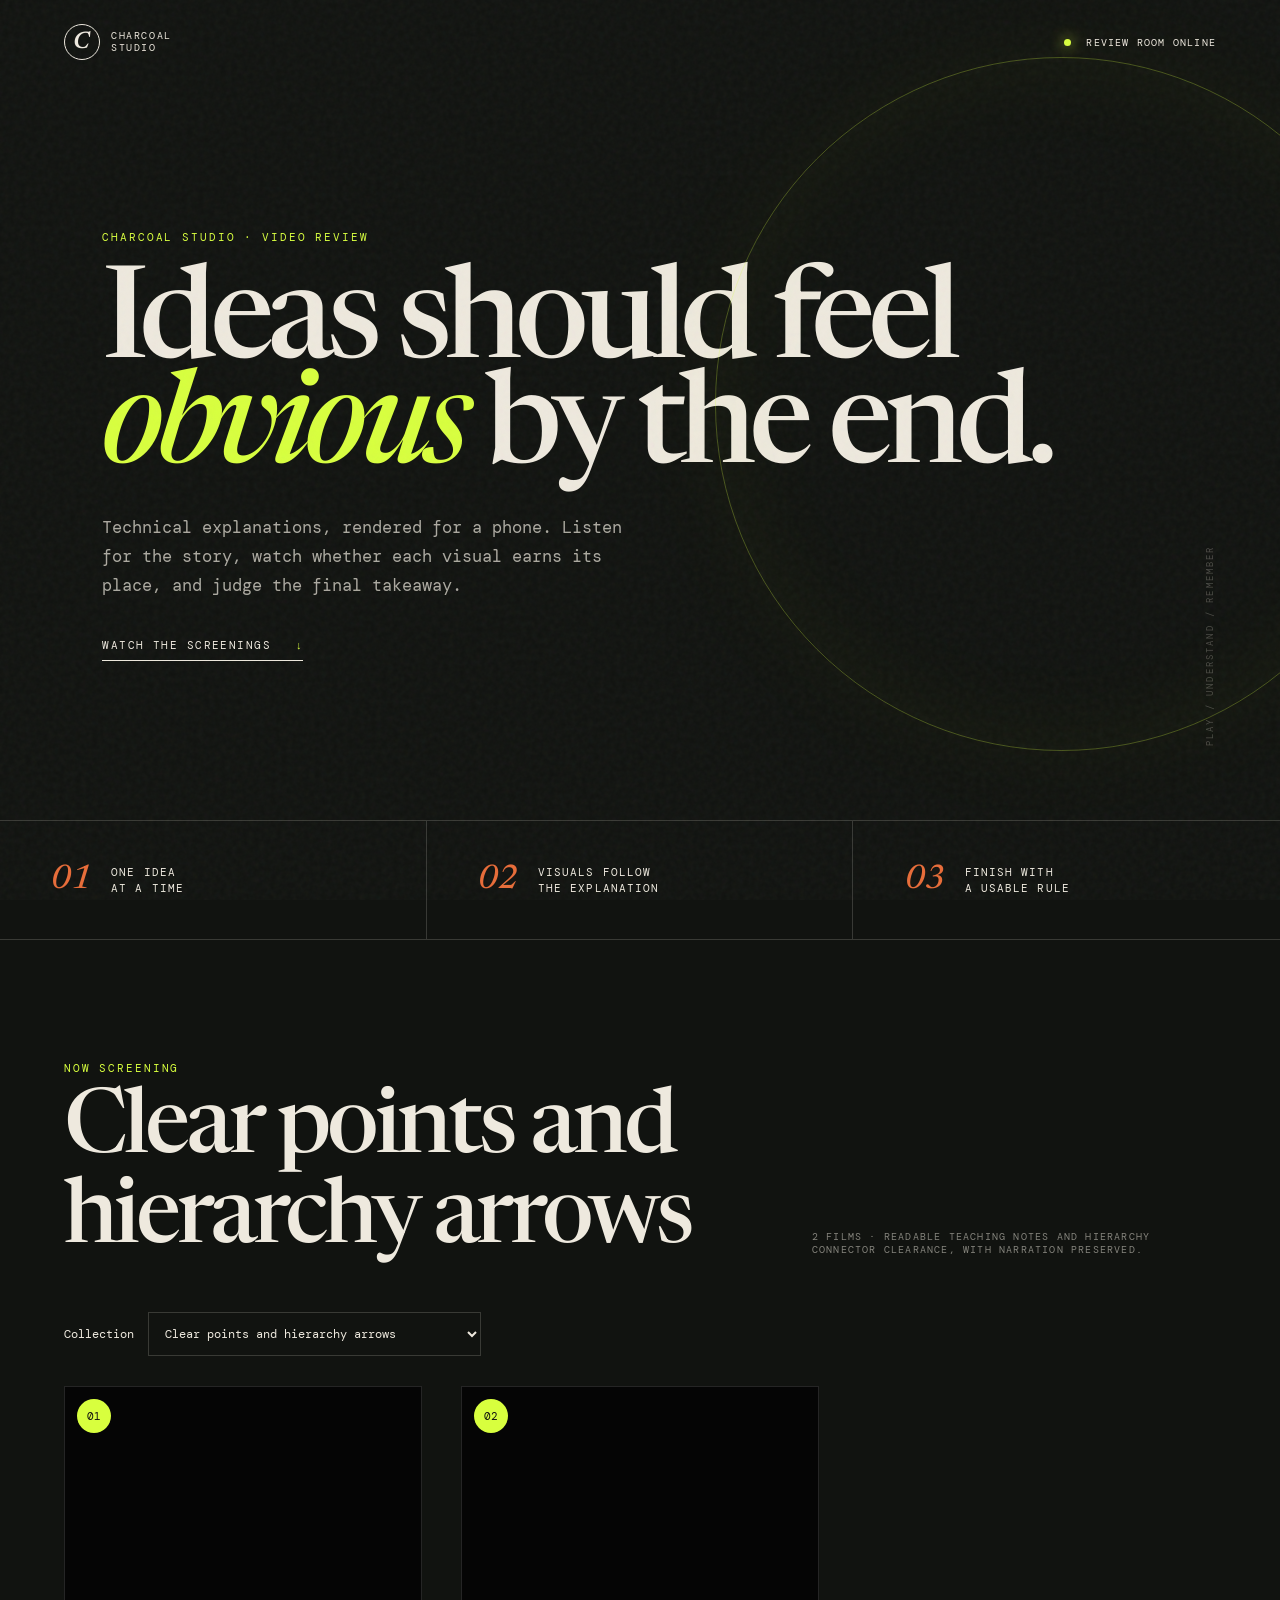
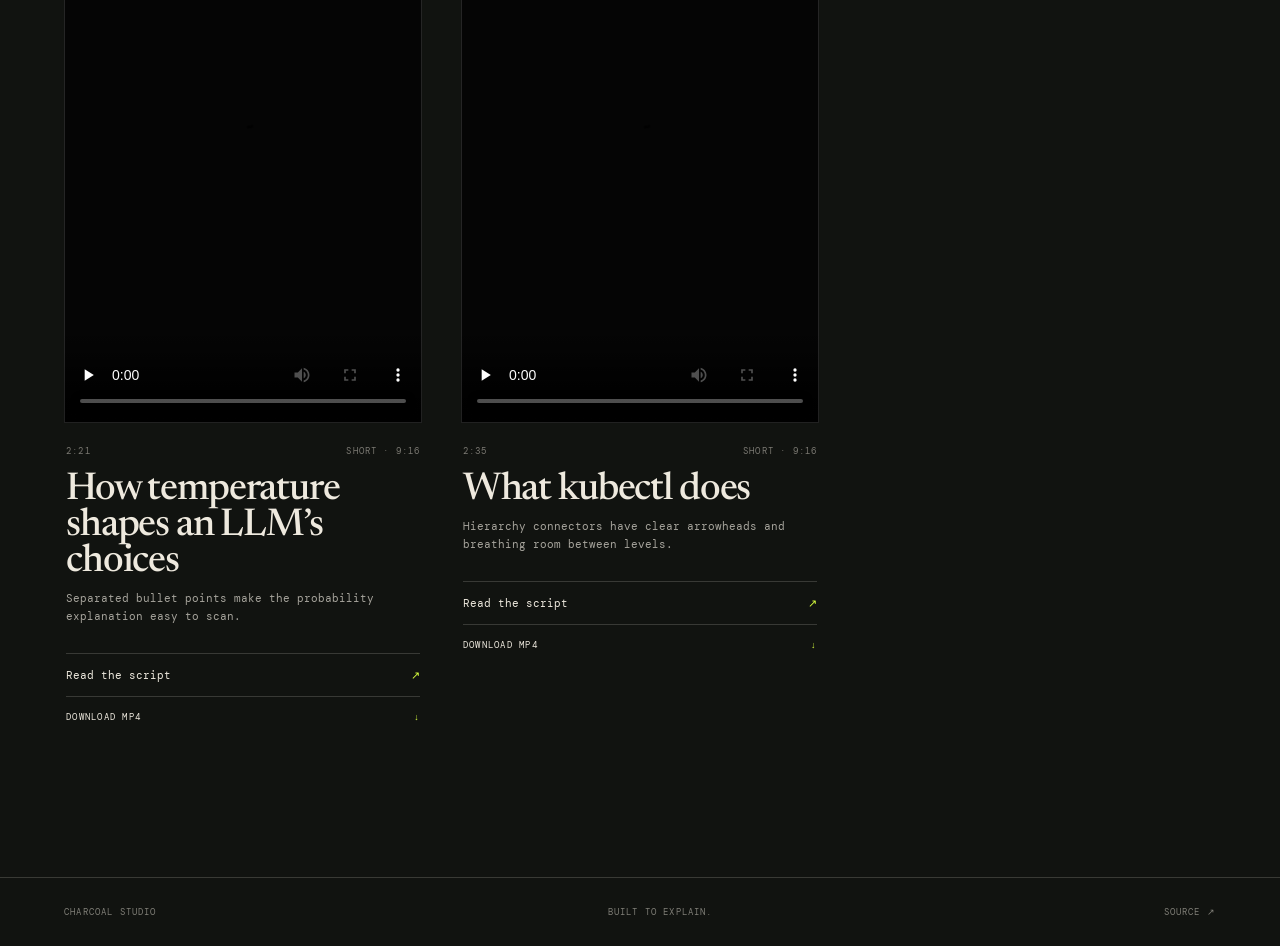
<file: index.html>
<!doctype html>
<html lang="en">
  <head>
    <meta charset="utf-8" />
    <meta name="viewport" content="width=device-width, initial-scale=1, viewport-fit=cover" />
    <meta name="theme-color" content="#111310" />
    <meta name="description" content="Mobile review gallery for Charcoal Studio teaching-first video renders." />
    <title>Charcoal Studio — Screening Room</title>
    <link rel="preconnect" href="https://fonts.googleapis.com" />
    <link rel="preconnect" href="https://fonts.gstatic.com" crossorigin />
    <link href="https://fonts.googleapis.com/css2?family=DM+Mono:wght@400;500&family=Newsreader:opsz,wght@6..72,500;6..72,650&display=swap" rel="stylesheet" />
    <link rel="stylesheet" href="assets/site.css?v=fullscreen-contain" />
  </head>
  <body>
    <div class="grain" aria-hidden="true"></div>
    <header class="masthead">
      <a class="wordmark" href="#top" aria-label="Charcoal Studio home">
        <span class="mark" aria-hidden="true">C</span>
        <span>CHARCOAL<br />STUDIO</span>
      </a>
      <div class="status"><span></span> Review room online</div>
    </header>

    <main id="top">
      <section class="hero">
        <p class="eyebrow">Charcoal Studio · video review</p>
        <h1>Ideas should feel<br /><em>obvious</em> by the end.</h1>
        <p class="lede">Technical explanations, rendered for a phone. Listen for the story, watch whether each visual earns its place, and judge the final takeaway.</p>
        <a class="jump" href="#screenings">Watch the screenings <span>↓</span></a>
      </section>

      <section class="principles" aria-label="Review criteria">
        <div><b>01</b><span>One idea<br />at a time</span></div>
        <div><b>02</b><span>Visuals follow<br />the explanation</span></div>
        <div><b>03</b><span>Finish with<br />a usable rule</span></div>
      </section>

      <section class="screenings" id="screenings">
        <header class="section-head">
          <div>
            <p class="eyebrow">Now screening</p>
            <h2 id="collection-title">Screenings</h2>
          </div>
          <p id="collection-meta"></p>
        </header>
        <label class="collection-picker">Collection <select id="collection-picker" aria-label="Video collection"></select></label>
        <div class="film-grid" id="film-grid" aria-live="polite"></div>
      </section>
    </main>

    <footer>
      <span>Charcoal Studio</span>
      <span>Built to explain.</span>
      <a href="https://github.com/TheRandomDev9/charcoal-studio-showcase">Source ↗</a>
    </footer>

    <template id="film-template">
      <article class="film-card">
        <div class="player-shell">
          <video controls playsinline preload="none"></video>
          <span class="film-number"></span>
        </div>
        <div class="film-copy">
          <div class="film-meta"><span class="duration"></span><span class="format">SHORT · 9:16</span></div>
          <h3></h3>
          <p class="promise"></p>
          <a class="transcript" hidden>Read the script <span>↗</span></a>
          <a class="download" download>Download MP4 <span>↓</span></a>
        </div>
      </article>
    </template>

    <script src="assets/site.js?v=explanation-first" defer></script>
  </body>
</html>
</file>
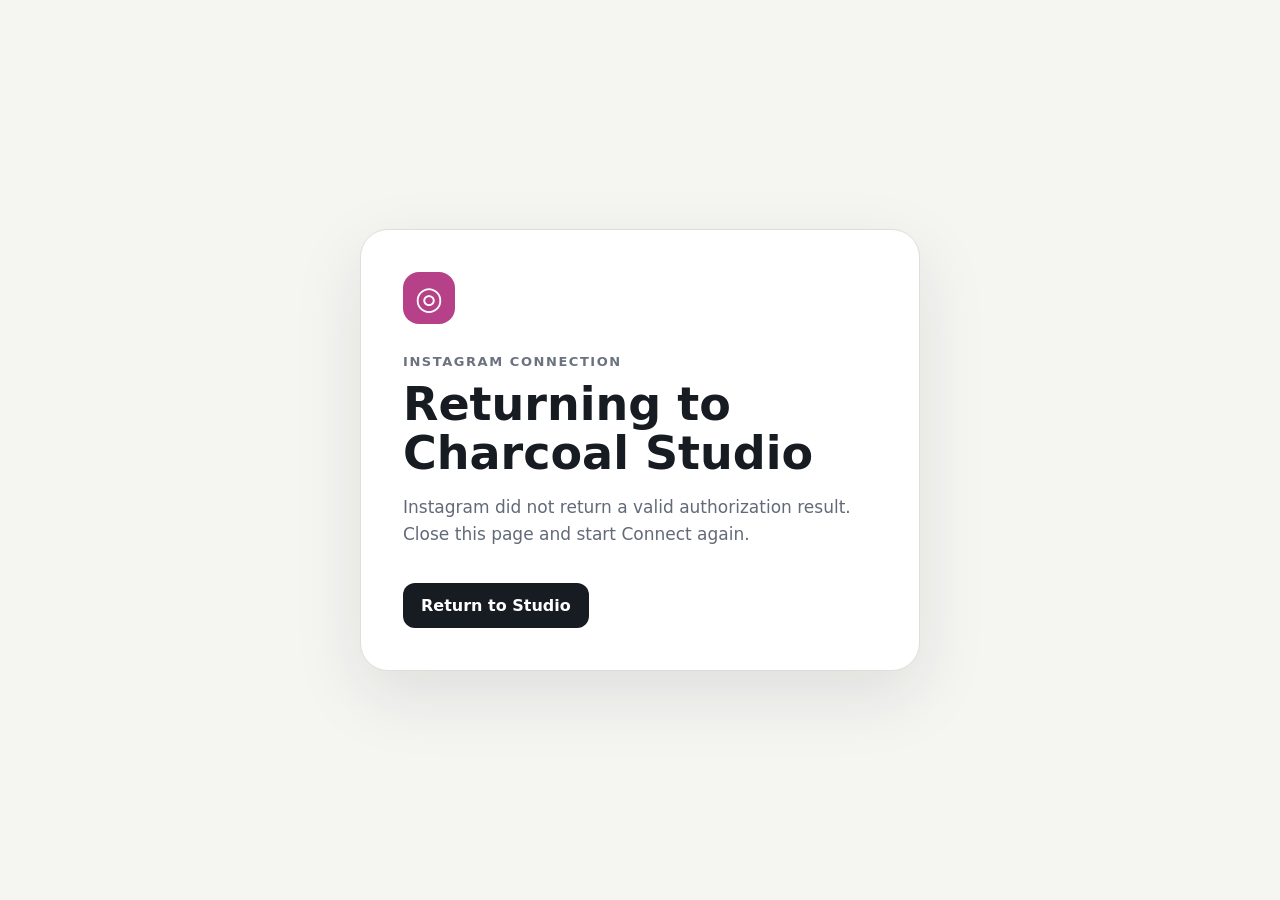
<file: oauth/instagram/index.html>
<!doctype html>
<html lang="en">
<head>
  <meta charset="utf-8">
  <meta name="viewport" content="width=device-width, initial-scale=1">
  <meta name="referrer" content="no-referrer">
  <meta http-equiv="Content-Security-Policy" content="default-src 'none'; script-src 'self'; style-src 'self'; base-uri 'none'; form-action 'none'; frame-ancestors 'none'">
  <title>Returning to Charcoal Studio</title>
  <link rel="stylesheet" href="relay.css">
</head>
<body>
  <main>
    <span aria-hidden="true">◎</span>
    <p class="eyebrow">Instagram connection</p>
    <h1>Returning to Charcoal Studio</h1>
    <p id="status">Checking the one-time authorization response…</p>
    <a id="return" hidden>Return to Studio</a>
  </main>
  <script src="relay.js"></script>
</body>
</html>
</file>
<file: assets/site.css>
:root {
  --ink: #111310;
  --paper: #eee9de;
  --acid: #d8ff3e;
  --rust: #e86c38;
  --line: rgba(238, 233, 222, 0.18);
}

* { box-sizing: border-box; }
html { scroll-behavior: smooth; }
body {
  margin: 0;
  background: var(--ink);
  color: var(--paper);
  font-family: "DM Mono", monospace;
  -webkit-font-smoothing: antialiased;
}

.grain {
  position: fixed;
  inset: 0;
  pointer-events: none;
  z-index: 20;
  opacity: .055;
  background-image: url("data:image/svg+xml,%3Csvg viewBox='0 0 180 180' xmlns='http://www.w3.org/2000/svg'%3E%3Cfilter id='n'%3E%3CfeTurbulence type='fractalNoise' baseFrequency='.9' numOctaves='3' stitchTiles='stitch'/%3E%3C/filter%3E%3Crect width='100%25' height='100%25' filter='url(%23n)' opacity='.8'/%3E%3C/svg%3E");
}

a { color: inherit; }
.masthead {
  position: absolute;
  inset: 0 0 auto;
  display: flex;
  justify-content: space-between;
  align-items: center;
  padding: 24px clamp(22px, 5vw, 72px);
  z-index: 3;
}
.wordmark { display: flex; gap: 11px; align-items: center; color: inherit; text-decoration: none; font-size: 10px; line-height: 1.16; letter-spacing: .16em; }
.mark { display: grid; place-items: center; width: 36px; height: 36px; border: 1px solid currentColor; border-radius: 50%; font: 650 24px/1 "Newsreader", serif; font-style: italic; }
.status { font-size: 10px; text-transform: uppercase; letter-spacing: .12em; }
.status span { display: inline-block; width: 7px; height: 7px; margin-right: 8px; border-radius: 50%; background: var(--acid); box-shadow: 0 0 14px var(--acid); }

.hero {
  position: relative;
  min-height: min(820px, 92vh);
  display: flex;
  flex-direction: column;
  justify-content: center;
  padding: 130px clamp(22px, 8vw, 124px) 70px;
  overflow: hidden;
}
.hero::before {
  content: "";
  position: absolute;
  width: min(54vw, 720px);
  aspect-ratio: 1;
  right: -10vw;
  top: 7%;
  border: 1px solid rgba(216,255,62,.28);
  border-radius: 50%;
  box-shadow: inset 0 0 120px rgba(216,255,62,.04), 0 0 120px rgba(216,255,62,.03);
}
.hero::after {
  content: "PLAY / UNDERSTAND / REMEMBER";
  position: absolute;
  right: 5vw;
  bottom: 9%;
  color: rgba(238,233,222,.26);
  font-size: 9px;
  letter-spacing: .24em;
  transform: rotate(-90deg) translateX(100%);
  transform-origin: right bottom;
}
.eyebrow { color: var(--acid); font-size: 11px; text-transform: uppercase; letter-spacing: .17em; }
h1, h2, h3 { font-family: "Newsreader", serif; font-weight: 500; margin: 0; }
h1 { max-width: 1050px; margin: 20px 0 28px; font-size: clamp(58px, 10vw, 148px); line-height: .82; letter-spacing: -.055em; }
h1 em { color: var(--acid); font-weight: 500; }
.lede { width: min(530px, 85%); margin: 0 0 38px; color: rgba(238,233,222,.7); font-size: clamp(13px, 1.4vw, 17px); line-height: 1.7; }
.jump { width: fit-content; padding-bottom: 8px; border-bottom: 1px solid var(--paper); text-decoration: none; text-transform: uppercase; font-size: 11px; letter-spacing: .13em; }
.jump span { display: inline-block; margin-left: 16px; color: var(--acid); transition: transform .2s ease; }
.jump:hover span { transform: translateY(5px); }

.principles { display: grid; grid-template-columns: repeat(3, 1fr); border-block: 1px solid var(--line); }
.principles div { display: flex; align-items: center; gap: 20px; min-height: 118px; padding: 24px clamp(22px, 4vw, 60px); border-right: 1px solid var(--line); }
.principles div:last-child { border: 0; }
.principles b { color: var(--rust); font: 500 34px/1 "Newsreader", serif; font-style: italic; }
.principles span { font-size: 11px; line-height: 1.5; text-transform: uppercase; letter-spacing: .1em; }

.screenings { padding: 110px clamp(22px, 5vw, 72px) 140px; }
.section-head { display: flex; align-items: end; justify-content: space-between; margin-bottom: 46px; }
.section-head h2 { font-size: clamp(48px, 7vw, 94px); letter-spacing: -.045em; }
.section-head > p { color: rgba(238,233,222,.52); font-size: 10px; text-transform: uppercase; letter-spacing: .12em; }
.film-grid { display: grid; grid-template-columns: repeat(3, minmax(0, 1fr)); gap: clamp(18px, 3vw, 44px); }
.film-card { min-width: 0; opacity: 0; transform: translateY(20px); animation: reveal .65s ease forwards; }
.film-card:nth-child(2) { animation-delay: .12s; }
.film-card:nth-child(3) { animation-delay: .24s; }
@keyframes reveal { to { opacity: 1; transform: translateY(0); } }
.player-shell { position: relative; background: #050505; aspect-ratio: 9 / 16; overflow: hidden; }
.player-shell::after { content: ""; position: absolute; inset: 0; border: 1px solid rgba(255,255,255,.13); pointer-events: none; }
video { display: block; width: 100%; height: 100%; object-fit: contain; background: #050505; }
.film-number { position: absolute; top: 13px; left: 13px; z-index: 2; display: grid; place-items: center; width: 34px; height: 34px; color: var(--ink); background: var(--acid); border-radius: 50%; font-size: 11px; pointer-events: none; }
.film-copy { padding: 22px 2px 0; }
.film-meta { display: flex; justify-content: space-between; color: rgba(238,233,222,.48); font-size: 9px; letter-spacing: .13em; }
.film-copy h3 { margin: 15px 0 10px; font-size: clamp(32px, 3vw, 48px); line-height: .94; letter-spacing: -.03em; }
.promise { min-height: 3.5em; margin: 0 0 24px; color: rgba(238,233,222,.68); font-size: 11px; line-height: 1.6; }
.download { display: flex; justify-content: space-between; padding: 14px 0; border-top: 1px solid var(--line); text-decoration: none; text-transform: uppercase; font-size: 9px; letter-spacing: .14em; }
.download span { color: var(--acid); }

footer { display: flex; justify-content: space-between; padding: 28px clamp(22px, 5vw, 72px) max(28px, env(safe-area-inset-bottom)); border-top: 1px solid var(--line); color: rgba(238,233,222,.5); font-size: 9px; text-transform: uppercase; letter-spacing: .13em; }
footer a { text-decoration: none; }

@media (max-width: 760px) {
  .masthead { padding-top: max(20px, env(safe-area-inset-top)); }
  .status { font-size: 0; }
  .hero { min-height: 86svh; padding-top: 120px; }
  .hero::before { width: 92vw; right: -44vw; top: 16%; }
  .hero::after { display: none; }
  h1 { font-size: clamp(58px, 19vw, 92px); }
  .lede { width: 95%; font-size: 12px; }
  .principles { grid-template-columns: 1fr; }
  .principles div { min-height: 88px; border-right: 0; border-bottom: 1px solid var(--line); }
  .principles div:last-child { border-bottom: 0; }
  .screenings { padding-top: 78px; }
  .section-head { display: block; }
  .section-head > p { margin-top: 18px; }
  .film-grid { grid-template-columns: 1fr; gap: 72px; }
  .player-shell { border-radius: 2px; }
  .film-copy h3 { font-size: 44px; }
  .promise { min-height: 0; }
  footer { flex-wrap: wrap; gap: 14px 30px; }
}

@media (prefers-reduced-motion: reduce) {
  html { scroll-behavior: auto; }
  .film-card { opacity: 1; transform: none; animation: none; }
}

.collection-picker { display:flex; gap:14px; align-items:center; margin:0 0 30px; font-size:12px; }
.collection-picker select { max-width:75%; padding:12px; color:var(--paper); background:var(--ink); border:1px solid var(--line); font:inherit; }

.transcript:not([hidden]) { display:flex; justify-content:space-between; padding:14px 0; border-top:1px solid var(--line); text-decoration:none; font-size:11px; }
.transcript span { color:var(--acid); }
</file>
<file: oauth/instagram/relay.css>
:root{color-scheme:light;font-family:Inter,ui-sans-serif,system-ui,sans-serif;background:#f5f5f2;color:#171b22}*{box-sizing:border-box}body{margin:0;min-height:100vh;display:grid;place-items:center;padding:24px}main{width:min(560px,100%);padding:42px;border:1px solid #dedfd9;border-radius:28px;background:#fff;box-shadow:0 24px 70px rgba(27,31,38,.1)}span{display:grid;place-items:center;width:52px;height:52px;border-radius:16px;background:#b64189;color:#fff;font-size:32px}.eyebrow{margin:28px 0 8px;color:#6c7280;font-size:13px;font-weight:700;letter-spacing:.12em;text-transform:uppercase}h1{margin:0;font-size:clamp(30px,6vw,46px);line-height:1.05}p{font-size:17px;line-height:1.6;color:#626978}a{display:inline-block;margin-top:18px;padding:13px 18px;border-radius:12px;background:#171b22;color:#fff;font-weight:700;text-decoration:none}
</file>
